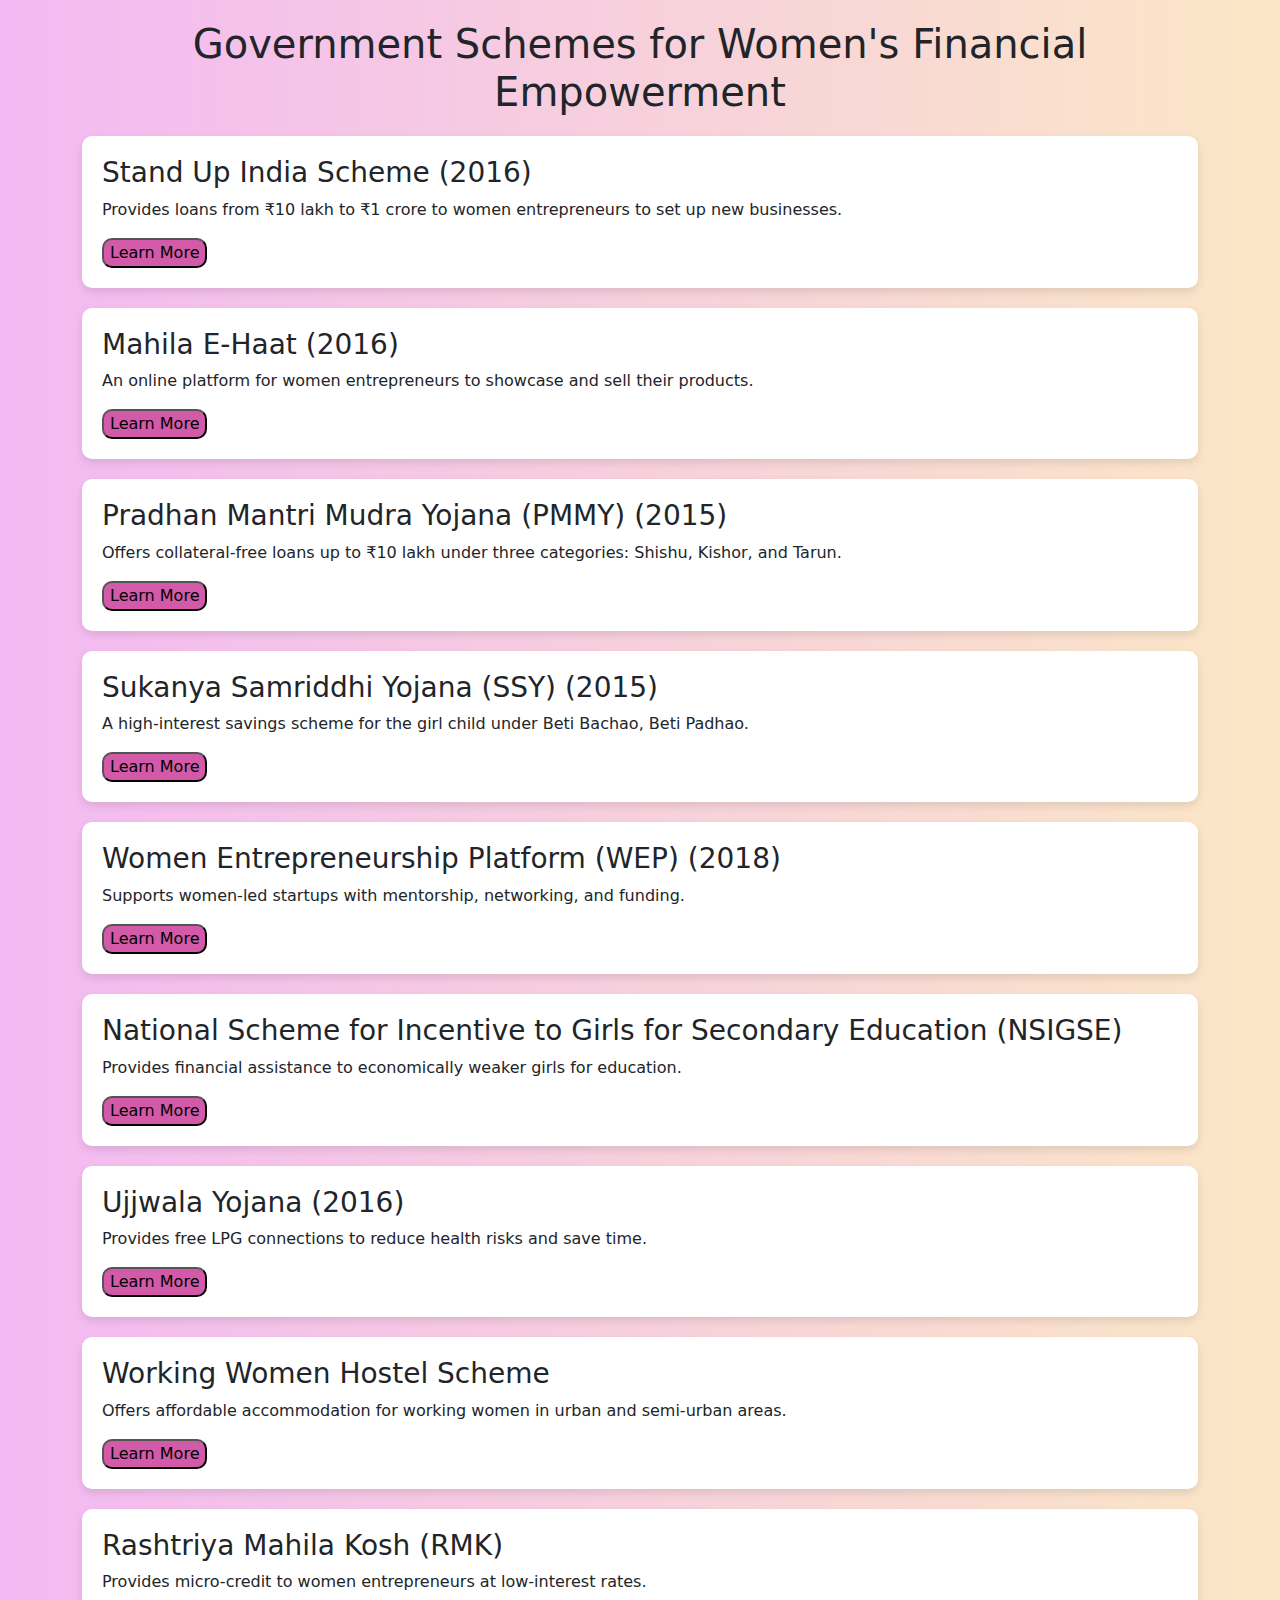
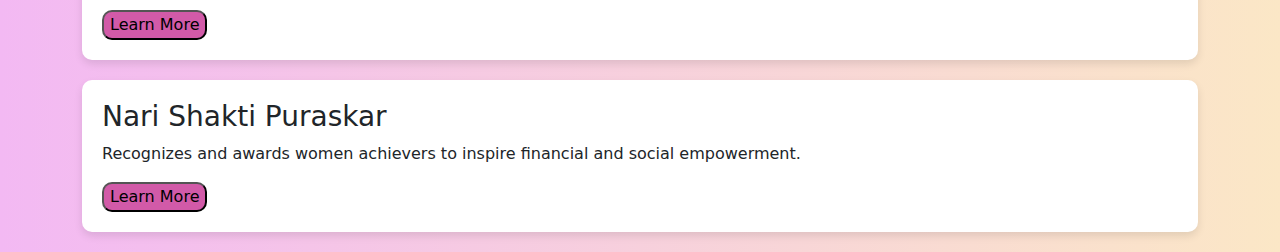
<file: govt.html>
<!DOCTYPE html>
<html lang="en">
<head>
    <meta charset="UTF-8">
    <meta name="viewport" content="width=device-width, initial-scale=1.0">
    <title>Women Empowerment Schemes</title>
    <link href="https://cdn.jsdelivr.net/npm/bootstrap@5.3.0/dist/css/bootstrap.min.css" rel="stylesheet">
    <style>
        body {
            background: linear-gradient(to right, #f3b9f3, #fbe7c6);
        }
        .scheme {
            background: white;
            padding: 20px;
            margin-bottom: 20px;
            margin-top: 20px;
            border-radius: 10px;
            box-shadow: 0px 4px 8px rgba(0, 0, 0, 0.1);
            transition: transform 0.3s, box-shadow 0.3s;
        }
        .scheme:hover {
            transform: translateY(-5px);
            box-shadow: 0px 8px 16px rgba(0, 0, 0, 0.2);
        }
        
        h1 {
            text-align: center;
            margin-top: 20px;
        }
        .more{
            background-color: rgb(210, 90, 168);
            border-radius: 10px;
        }
    </style>
</head>
<body>
    <div class="container">
        <h1>Government Schemes for Women's Financial Empowerment</h1>
        
        <div class="scheme">
            <h3>Stand Up India Scheme (2016)</h3>
            <p>Provides loans from ₹10 lakh to ₹1 crore to women entrepreneurs to set up new businesses.</p>
            <button class="more" onclick="window.open('https://www.standupmitra.in/')">Learn More</button>
        </div>
        
        <div class="scheme">
            <h3>Mahila E-Haat (2016)</h3>
            <p>An online platform for women entrepreneurs to showcase and sell their products.</p>
            <button class="more" onclick="window.open('https://egovernance.vikaspedia.in/viewcontent/e-governance/women-and-e-governance/mahila-e-haat?lgn=en')">Learn More</button>
        </div>
        
        <div class="scheme">
            <h3>Pradhan Mantri Mudra Yojana (PMMY) (2015)</h3>
            <p>Offers collateral-free loans up to ₹10 lakh under three categories: Shishu, Kishor, and Tarun.</p>
            <button class="more" onclick="window.open('hhttps://www.jansamarth.in/business-loan-pradhan-mantri-mudra-yojana-scheme')">Learn More</button>
        </div>
        
        <div class="scheme">
            <h3>Sukanya Samriddhi Yojana (SSY) (2015)</h3>
            <p>A high-interest savings scheme for the girl child under Beti Bachao, Beti Padhao.</p>
            <button class="more" onclick="window.open('https://www.nsiindia.gov.in/(S(xv5vht4512n3lx55sc14at55))/InternalPage.aspx?Id_Pk=89')">Learn More</button>
        </div>
        
        <div class="scheme">
            <h3>Women Entrepreneurship Platform (WEP) (2018)</h3>
            <p>Supports women-led startups with mentorship, networking, and funding.</p>
            <button class="more" onclick="window.open('https://wep.gov.in/')">Learn More</button>
        </div>
        
        <div class="scheme">
            <h3>National Scheme for Incentive to Girls for Secondary Education (NSIGSE)</h3>
            <p>Provides financial assistance to economically weaker girls for education.</p>
            <button class="more" onclick="window.open('https://dsel.education.gov.in/nsigse')">Learn More</button>
        </div>
        
        <div class="scheme">
            <h3>Ujjwala Yojana (2016)</h3>
            <p>Provides free LPG connections to reduce health risks and save time.</p>
            <button class="more" onclick="window.open('https://pmuy.gov.in/hi/ujjwala2.html')">Learn More</button>
        </div>
        
        <div class="scheme">
            <h3>Working Women Hostel Scheme</h3>
            <p>Offers affordable accommodation for working women in urban and semi-urban areas.</p>
            <button class="more" onclick="window.open('https://wcdhry.gov.in/schemes-for-women/working-women-hostel/')">Learn More</button>

        </div>
        
        <div class="scheme">
            <h3>Rashtriya Mahila Kosh (RMK)</h3>
            <p>Provides micro-credit to women entrepreneurs at low-interest rates.</p>
            <button class="more" onclick="window.open('https://pib.gov.in/PressReleasePage.aspx?PRID=1795476')">Learn More</button>
        </div>
        
        <div class="scheme">
            <h3>Nari Shakti Puraskar</h3>
            <p>Recognizes and awards women achievers to inspire financial and social empowerment.</p>
            <button class="more" onclick="window.open('https://www.india.gov.in/nari-shakti-purskar-ministry-women-child-development?page=1')">Learn More</button>

        </div>
    </div>
</body>
</html>
</file>
